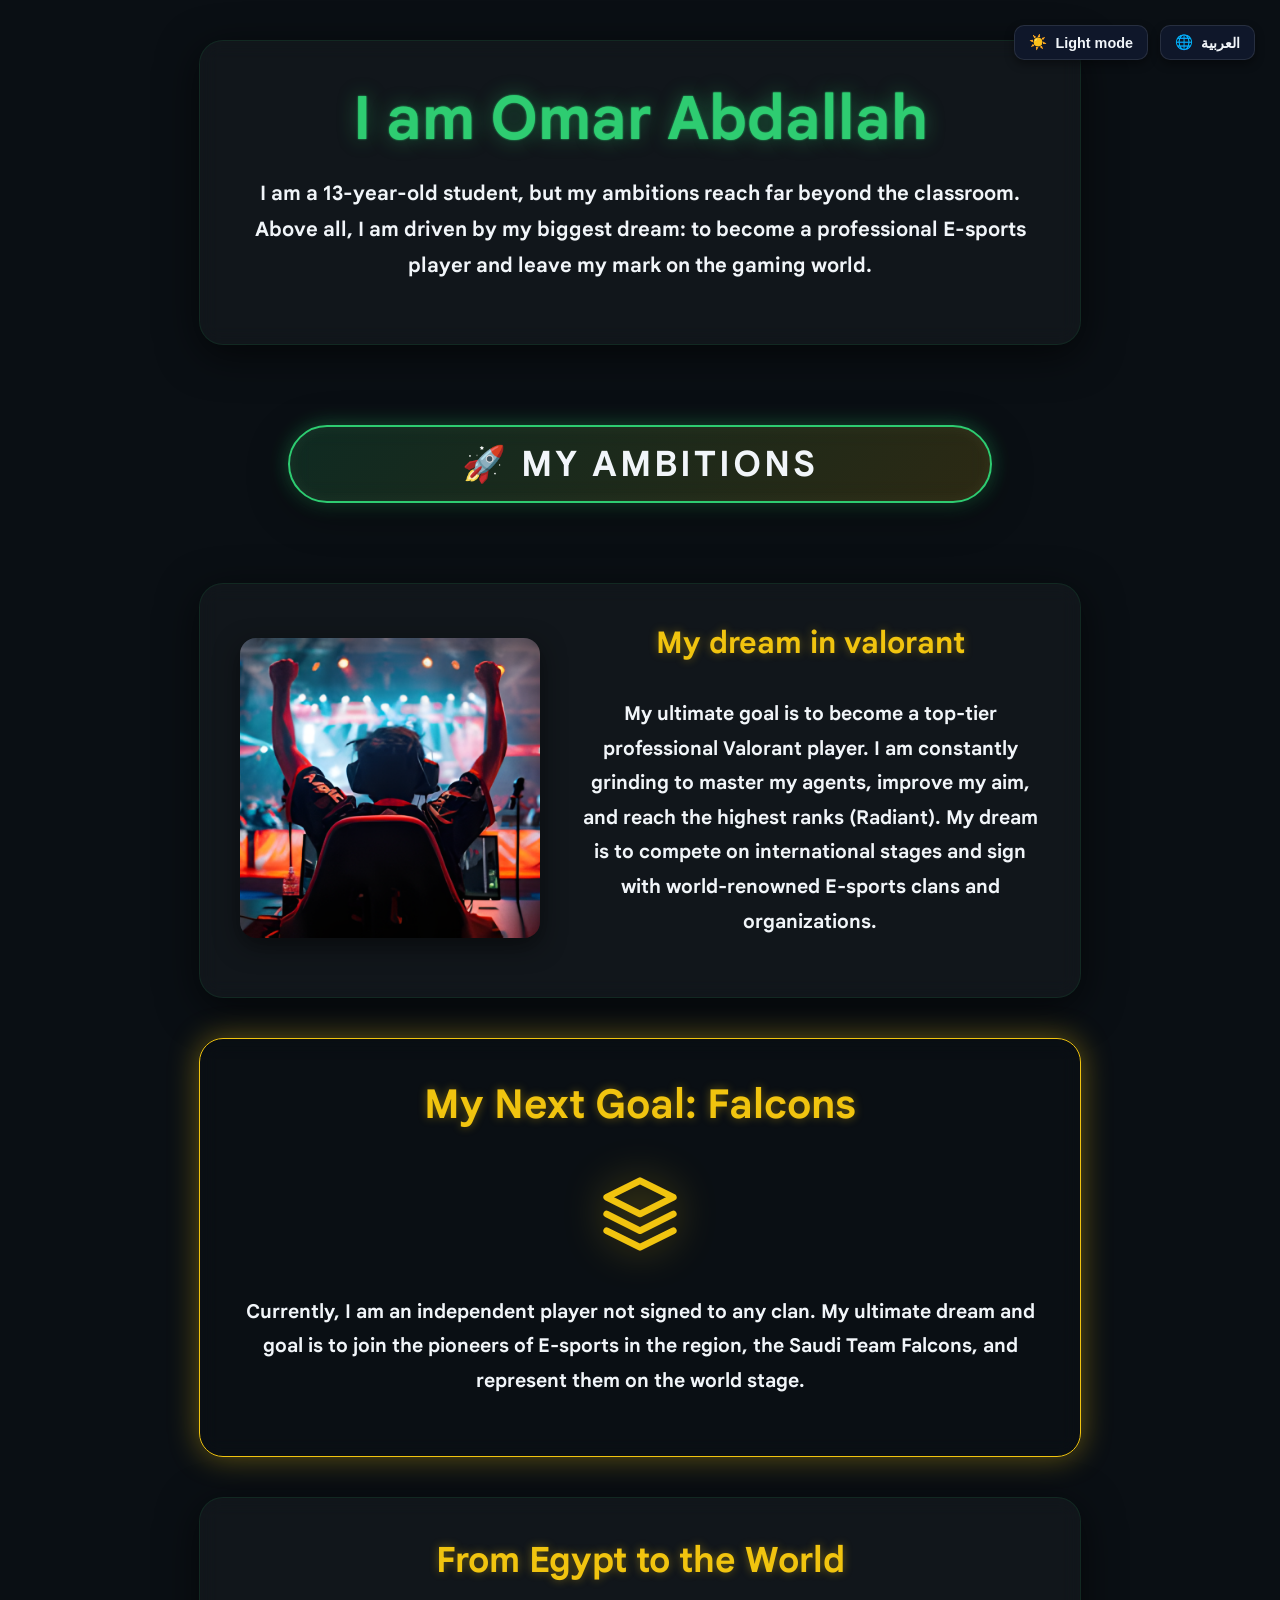
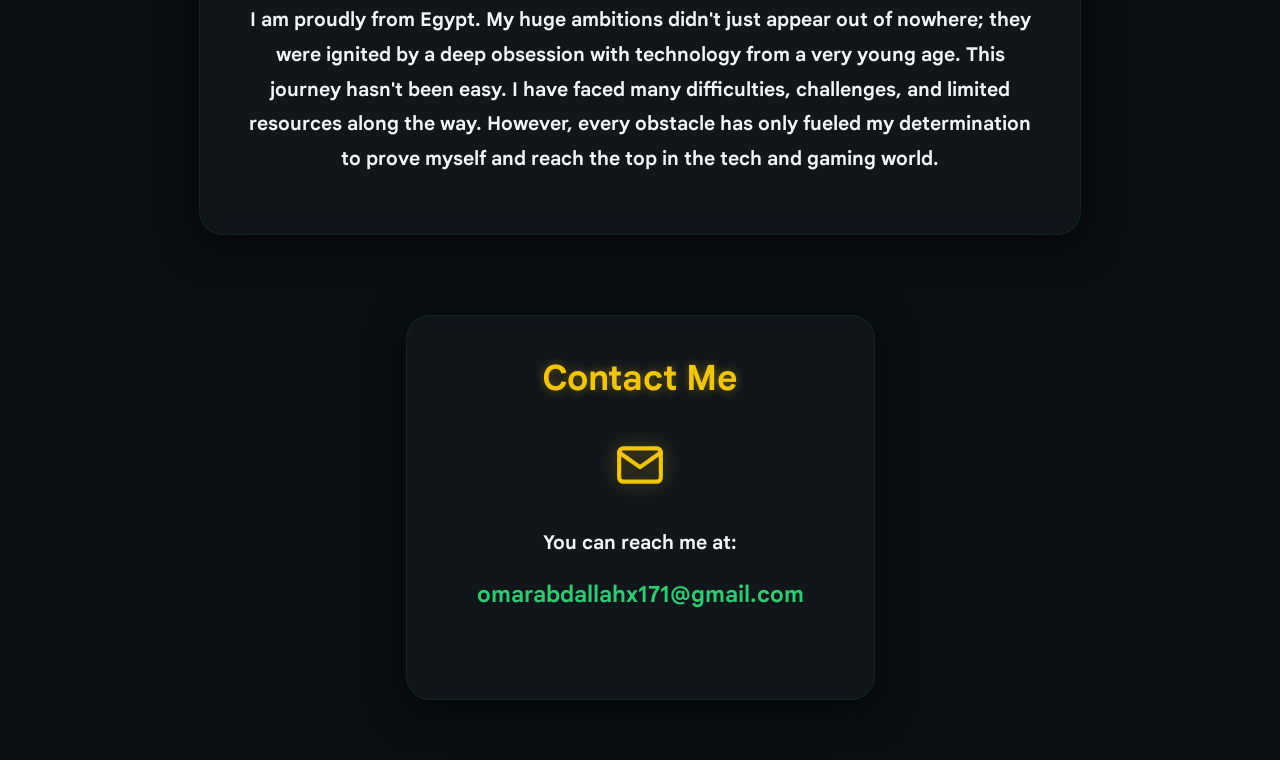
<file: Antigravity/index.html>
<!DOCTYPE html>
<html lang="en">

<head>
    <meta charset="UTF-8">
    <meta name="viewport" content="width=device-width, initial-scale=1.0">
    <title>Document</title>
    <link rel="stylesheet" href="index.css">
</head>

<body>
    <div class="content-wrapper">
        <div class="container journey-box">
        <div class="box"></div>
        <p class="name" data-i18n="name">I am Omar Abdallah</p>
        <p class="job" data-i18n="job">I am a 13-year-old student, but my ambitions reach far beyond the classroom. I am a passionate
            developer and a 3D artist, constantly creating new worlds through code and design. Above all, I am driven by
            my biggest dream: to become a professional E-sports player and leave my mark on the gaming world.</p>
    </div>

    <h2 class="h2" data-i18n="ambitious_title">🚀 My Ambitions</h2>
    <div class="ambition-section container">
        <div class="ambition-image">
            <img src="vo_upscayl_4x_upscayl-standard-4x.png" alt="">
        </div>
        <div class="ambition-text">
            <h2 class="story-title" data-i18n="valorant_title" style="margin-bottom: 15px; font-size: 30px;">
                My dream in valorant
            </h2>
            <p class="story-text" data-i18n="valorant_text">My ultimate goal is to become a top-tier
                professional Valorant player. I am constantly grinding to master my agents, improve my aim, and reach
                the highest ranks (Radiant). My dream is to compete on international stages and sign with world-renowned
                E-sports clans and organizations.</p>
        </div>
    </div>

    <div class="container falcons-section">
        <h2 class="story-title" data-i18n="falcons_title">My Next Goal: Falcons</h2>
        <div class="falcons-badge">
            <svg viewBox="0 0 24 24" fill="none" stroke="currentColor" stroke-width="2" stroke-linecap="round" stroke-linejoin="round" class="goal-icon">
                <path d="M12 2L2 7l10 5 10-5-10-5zM2 17l10 5 10-5M2 12l10 5 10-5"></path>
            </svg>
        </div>
        <p class="story-text" data-i18n="falcons_text">Currently, I am an independent player not signed to any clan. My ultimate dream and goal is to join the pioneers of E-sports in the region, the Saudi Team Falcons, and represent them on the world stage.</p>
    </div>

    <div class="container story-box">
        <h2 class="story-title" data-i18n="egypt_title">From Egypt to the World</h2>
        <p class="story-text" data-i18n="egypt_text">I am proudly from Egypt. My huge ambitions didn't just appear out of nowhere; they were
            ignited by a deep obsession with technology from a very young age. This journey hasn't been easy. I have
            faced many difficulties, challenges, and limited resources along the way. However, every obstacle has only
            fueled my determination to prove myself and reach the top in the tech and gaming world.</p>
    </div>

    <div class="container contact-section">
        <h2 class="story-title" data-i18n="contact_title">Contact Me</h2>
        <div class="contact-card">
            <svg class="contact-icon" viewBox="0 0 24 24" fill="none" stroke="currentColor" stroke-width="2" stroke-linecap="round" stroke-linejoin="round">
                <path d="M4 4h16c1.1 0 2 .9 2 2v12c0 1.1-.9 2-2 2H4c-1.1 0-2-.9-2-2V6c0-1.1.9-2 2-2z"></path>
                <polyline points="22,6 12,13 2,6"></polyline>
            </svg>
            <p class="story-text">
                <span data-i18n="contact_email">You can reach me at:</span>
                <br>
                <a href="mailto:omarabdallahx171@gmail.com" class="email-link">omarabdallahx171@gmail.com</a>
            </p>
        </div>
    </div>

    <button class="scroll-top-btn" id="scroll-top-btn">
        <svg viewBox="0 0 24 24" fill="none" stroke="currentColor" stroke-width="2" stroke-linecap="round" stroke-linejoin="round">
            <path d="M18 15l-6-6-6 6"/>
        </svg>
    </button>
    </div> <!-- Close content-wrapper -->

    <div class="controls">
        <button class="btn-control" id="theme-toggle">
            <span id="theme-icon">☀️</span>
            <span id="theme-text" data-i18n="theme_dark">Light mode</span>
        </button>
        <button class="btn-control" id="lang-toggle">
            <span>🌐</span>
            <span id="lang-text">العربية</span>
        </button>
    </div>

    <script>
        const translations = {
            en: {
                theme_dark: "Light mode",
                theme_light: "Dark Mode",
                name: "I am Omar Abdallah ",
                job: "I am a 13-year-old student, but my ambitions reach far beyond the classroom.  Above all, I am driven by my biggest dream: to become a professional E-sports player and leave my mark on the gaming world.",
                ambitious_title: "🚀 My Ambitions",
                valorant_title: "My dream in valorant",
                valorant_text: "My ultimate goal is to become a top-tier professional Valorant player. I am constantly grinding to master my agents, improve my aim, and reach the highest ranks (Radiant). My dream is to compete on international stages and sign with world-renowned E-sports clans and organizations.",
                egypt_title: "From Egypt to the World",
                egypt_text: "I am proudly from Egypt. My huge ambitions didn't just appear out of nowhere; they were ignited by a deep obsession with technology from a very young age. This journey hasn't been easy. I have faced many difficulties, challenges, and limited resources along the way. However, every obstacle has only fueled my determination to prove myself and reach the top in the tech and gaming world.",
                contact_title: "Contact Me",
                contact_email: "You can reach me at: ",
                falcons_title: "My Next Goal: Falcons",
                falcons_text: "Currently, I am an independent player not signed to any clan. My ultimate dream and goal is to join the pioneers of E-sports in the region, the Saudi Team Falcons, and represent them on the world stage."
            },
            ar: {
                theme_dark: "الوضع النهاري",
                theme_light: "الوضع الليلي",
                name: "أنا عمر عبد الله",
                job: "أنا طالب أبلغ من العمر 13 عامًا، لكن طموحاتي تصل إلى ما هو أبعد بكثير من الفصل الدراسي، وقبل كل شيء، يحركني حلمي الأكبر: أن أصبح لاعب E-sports محترفًا وأترك بصمتي في عالم الألعاب.",
                ambitious_title: "🚀 طموحاتي",
                valorant_title: "حلمي في فالورانت",
                valorant_text: "هدفي النهائي هو أن أصبح لاعب Valorant محترفًا من الطراز الأول. أنا أعمل باستمرار على إتقان عملائي (شخصياتي)، وتحسين تصويبي، والوصول إلى أعلى الرتب (Radiant). حلمي هو المنافسة على المسارح الدولية والتوقيع مع منظمات فرق (كلانات) E-sports مشهورة عالميًا.",
                egypt_title: "من مصر إلى العالم",
                egypt_text: "أنا من مصر بكل فخر. طموحاتي الكبيرة لم تظهر من العدم فحسب؛ بل اشتعلت بسبب هوس عميق بالتكنولوجيا منذ سن مبكرة جدًا. لم تكن هذه الرحلة سهلة. لقد واجهت العديد من الصعوبات والتحديات والموارد المحدودة على طول الطريق. ومع ذلك، فإن كل عقبة لم تزدني إلا إصرارًا على إثبات نفسي والوصول إلى القمة في عالم التكنولوجيا والألعاب.",
                contact_title: "تواصل معي",
                contact_email: "يمكنك التواصل معي عبر البريد الإلكتروني: ",
                falcons_title: "هدفي القادم: Falcons",
                falcons_text: "حالياً، أنا لاعب مستقل ولست منضماً لأي  (كلان). حلمي الأكبر وهدفي الأساسي هو الانضمام لرواد الرياضات الإلكترونية في المنطقة، فريق (كلان) Falcons السعودي، وتمثيلهم في المحافل العالمية."
            }
        };

        const themeToggle = document.getElementById('theme-toggle');
        const langToggle = document.getElementById('lang-toggle');
        const themeIcon = document.getElementById('theme-icon');
        const themeText = document.getElementById('theme-text');
        const langText = document.getElementById('lang-text');

        let currentTheme = localStorage.getItem('theme') || 'dark';
        let currentLang = localStorage.getItem('lang') || 'en';

        function updateUI() {
            // Theme
            document.documentElement.setAttribute('data-theme', currentTheme);
            themeIcon.textContent = currentTheme === 'dark' ? '☀️' : '🌙';
            if (themeText) themeText.setAttribute('data-i18n', currentTheme === 'dark' ? 'theme_dark' : 'theme_light');
            
            // Language
            document.documentElement.lang = currentLang;
            document.documentElement.dir = currentLang === 'ar' ? 'rtl' : 'ltr';
            langText.textContent = currentLang === 'en' ? 'العربية' : 'English';

            // Translations
            document.querySelectorAll('[data-i18n]').forEach(el => {
                const key = el.getAttribute('data-i18n');
                if (translations[currentLang][key]) {
                    el.textContent = translations[currentLang][key];
                }
            });
        }

        themeToggle.addEventListener('click', () => {
            currentTheme = currentTheme === 'dark' ? 'light' : 'dark';
            localStorage.setItem('theme', currentTheme);
            updateUI();
        });

        langToggle.addEventListener('click', () => {
            currentLang = currentLang === 'en' ? 'ar' : 'en';
            localStorage.setItem('lang', currentLang);
            updateUI();
        });

        // Scroll Top Button Logic
        const scrollTopBtn = document.getElementById('scroll-top-btn');

        window.addEventListener('scroll', () => {
            if (window.scrollY > 300) {
                scrollTopBtn.classList.add('show');
            } else {
                scrollTopBtn.classList.remove('show');
            }
        });

        scrollTopBtn.addEventListener('click', () => {
            window.scrollTo({
                top: 0,
                behavior: 'smooth'
            });
        });

        // Initialize
        updateUI();
    </script>
</body>

</html>
</file>
<file: Antigravity/index.css>
@font-face {
    font-family: 'GoogleSans';
    src: url('GoogleSans_17pt-Bold.ttf') format('truetype');
    font-weight: 100 900;
    /* يسمح باستخدام الخط مع أي وزن */
    font-display: swap;
}

:root {
    /* Dark Theme (Esports Falcons Edition) */
    --bg-color: #0a0f14;
    --text-color: #f1f5f9;
    --container-bg: rgba(255, 255, 255, 0.03);
    --container-border: rgba(46, 204, 113, 0.1);
    --accent-color: #2ecc71;
    /* Falcons Green */
    --accent-glow: rgba(46, 204, 113, 0.4);
    --secondary-accent: #f1c40f;
    /* Gold / Champion */
    --secondary-glow: rgba(241, 196, 15, 0.4);
    --card-shadow: rgba(0, 0, 0, 0.6);
    --img-shadow: rgba(0, 0, 0, 0.5);
    --transition-speed: 0.3s;
    --scroll-btn-size: 50px;
}

[data-theme="light"] {
    --bg-color: #f8fafc;
    --text-color: #0f172a;
    --container-bg: rgba(255, 255, 255, 0.85);
    --container-border: #dcfce7;
    /* Light Green border */
    --accent-color: #059669;
    /* Darker Falcons Green */
    --accent-glow: rgba(5, 150, 105, 0.2);
    --secondary-accent: #d97706;
    /* Bronze/Gold */
    --secondary-glow: rgba(217, 119, 6, 0.2);
    --card-shadow: rgba(0, 0, 0, 0.05);
    --img-shadow: rgba(0, 0, 0, 0.03);
}

html {
    scroll-behavior: smooth;
}

body {
    background-color: var(--bg-color);
    color: var(--text-color);
    margin: 0;
    padding: 40px 20px;
    font-family: 'GoogleSans', 'Segoe UI', Tahoma, Geneva, Verdana, sans-serif;
}

.content-wrapper {
    display: flex;
    flex-direction: column;
    gap: 40px;
    align-items: center;
    width: 100%;
}

/* Controls Container */
.controls {
    position: fixed !important;
    top: 25px;
    right: 25px;
    display: flex;
    flex-direction: row;
    gap: 12px;
    z-index: 100000;
    pointer-events: none; /* Make container click-through */
    transform: translateZ(0);
}

.btn-control {
    pointer-events: auto; /* Buttons remain clickable */
    background: #0f172a; /* Darker, sleek background */
    border: 1px solid rgba(255, 255, 255, 0.1);
    color: var(--text-color);
    padding: 8px 14px; /* Smaller size */
    border-radius: 10px;
    cursor: pointer;
    font-size: 0.9rem; /* Smaller font-size */
    font-weight: 600;
    box-shadow: 0 4px 10px rgba(0, 0, 0, 0.4);
    transition: all var(--transition-speed);
    display: flex;
    align-items: center;
    gap: 8px;
    white-space: nowrap;
    transform: translateZ(0);
}

[data-theme="light"] .btn-control {
    background: #e2e8f0; /* Darker light-mode background */
    color: #0f172a;
    box-shadow: 0 4px 10px rgba(0, 0, 0, 0.05);
}

.btn-control:hover {
    transform: translateY(-2px);
    border-color: var(--accent-color);
    box-shadow: 0 6px 15px var(--accent-glow);
}

.ambition-section {
    display: flex;
    flex-direction: row;
    align-items: center;
    justify-content: center;
    gap: 40px;
    text-align: left;
}

@media (max-width: 768px) {
    .ambition-section {
        flex-direction: column;
        text-align: center;
    }
}

.ambition-image img {
    border-radius: 16px;
    width: 100%;
    max-width: 300px;
    height: 300px;
    object-fit: cover;
    box-shadow: 0 8px 25px var(--img-shadow);
    transition: transform 0.3s;
}

.ambition-image img:hover {
    transform: translateY(-10px);
}

.ambition-text {
    flex: 1;
    min-width: 250px;
    display: flex;
    flex-direction: column;
    justify-content: center;
}

.container {
    text-align: center;
    max-width: 800px;
    padding: 40px;
    background: var(--container-bg);
    border-radius: 24px;
    box-shadow: 0 10px 40px var(--card-shadow);
    border: 1px solid var(--container-border);
    backdrop-filter: blur(10px);
    -webkit-backdrop-filter: blur(10px);
    transition: background var(--transition-speed), box-shadow var(--transition-speed), border var(--transition-speed);
}

.name {
    margin-top: 0;
    margin-bottom: 20px;
    font-size: clamp(40px, 8vw, 60px);
    font-family: 'GoogleSans', 'Segoe UI', sans-serif;
    font-weight: 700;
    color: var(--accent-color);
    text-shadow: 0 0 2px var(--accent-color), 0 0 20px var(--accent-glow);
    animation: slideInDown 2s cubic-bezier(0.2, 0.8, 0.2, 1) forwards;
}

.job {
    font-size: 1.25rem;
    line-height: 1.8;
    color: var(--text-color);
    opacity: 0;
    animation: fadeIn 1.5s ease forwards 1s;
}

@keyframes slideInDown {
    0% {
        transform: translateY(-50px);
        opacity: 0;
    }

    100% {
        transform: translateY(0);
        opacity: 1;
    }
}

@keyframes fadeIn {
    0% {
        opacity: 0;
        transform: translateY(20px);
    }

    100% {
        opacity: 1;
        transform: translateY(0);
    }
}

.h2 {
    font-size: 2.2rem;
    color: var(--text-color);
    font-family: 'GoogleSans', 'Segoe UI', sans-serif;
    font-weight: 800;
    text-align: center;
    width: fit-content;
    min-width: min(90%, 600px);
    margin: 40px auto;
    padding: 15px 50px;
    background: linear-gradient(135deg, rgba(46, 204, 113, 0.15), rgba(241, 196, 15, 0.15));
    border-radius: 50px;
    border: 2px solid var(--accent-color);
    box-shadow: 0 10px 40px rgba(0, 0, 0, 0.4), 
                0 0 20px var(--accent-glow),
                inset 0 0 15px rgba(255, 255, 255, 0.05);
    backdrop-filter: blur(12px);
    -webkit-backdrop-filter: blur(12px);
    text-transform: uppercase;
    letter-spacing: 3px;
    position: relative;
    overflow: hidden;
    display: flex;
    align-items: center;
    justify-content: center;
    gap: 15px;
    transition: all 0.4s cubic-bezier(0.175, 0.885, 0.32, 1.275);
    cursor: default;
}

.h2:hover {
    transform: translateY(-5px) scale(1.02);
    border-color: var(--secondary-accent);
    box-shadow: 0 15px 50px rgba(0, 0, 0, 0.5), 
                0 0 30px var(--secondary-glow);
    background: linear-gradient(135deg, rgba(46, 204, 113, 0.2), rgba(241, 196, 15, 0.2));
}

.h2::after {
    content: '';
    position: absolute;
    top: -50%;
    left: -150%;
    width: 100%;
    height: 200%;
    background: linear-gradient(90deg, transparent, rgba(255, 255, 255, 0.2), transparent);
    transform: rotate(25deg);
    transition: 0.8s;
}

.h2:hover::after {
    left: 150%;
}

.story-title {
    margin-top: 0;
    margin-bottom: 20px;
    font-size: 35px;
    font-family: 'GoogleSans', 'Segoe UI', sans-serif;
    font-weight: 700;
    /* متوافق مع نسخة الخط Bold المتاحة */
    color: var(--secondary-accent);
    text-shadow: 0 0 10px var(--secondary-glow);
}

.story-text {
    font-size: 1.2rem;
    line-height: 1.8;
    color: var(--text-color);
}

/* RTL Support */
[dir="rtl"] {
    text-align: right;
}

[dir="rtl"] .ambition-text,
[dir="rtl"] .story-text {
    text-align: right !important;
}

[dir="rtl"] .controls {
    right: auto;
    left: 20px;
}

/* Contact Section Styles */
.contact-section {
    margin-top: 40px;
    margin-bottom: 20px;
}

.contact-card {
    display: flex;
    flex-direction: column;
    align-items: center;
    gap: 15px;
    padding: 20px;
}

.contact-icon {
    width: 50px;
    height: 50px;
    color: var(--secondary-accent);
    filter: drop-shadow(0 0 8px var(--secondary-glow));
    transition: transform 0.3s ease;
}

.contact-card:hover .contact-icon {
    transform: scale(1.1) rotate(5deg);
}

.email-link {
    color: var(--accent-color);
    text-decoration: none;
    font-weight: bold;
    font-size: 1.4rem;
    transition: all var(--transition-speed);
    position: relative;
    padding: 5px 10px;
    display: inline-block;
    margin-top: 10px;
    direction: ltr;
    /* Ensure email remains LTR */
}

.email-link:hover {
    color: var(--secondary-accent);
    text-shadow: 0 0 10px var(--secondary-glow);
}

.email-link::after {
    content: '';
    position: absolute;
    width: 100%;
    height: 2px;
    bottom: 0;
    left: 0;
    background-color: var(--secondary-accent);
    transform: scaleX(0);
    transition: transform 0.3s ease;
}

.email-link:hover::after {
    transform: scaleX(1);
}

/* Layout & Responsive Features */
.dual-section {
    display: flex;
    gap: 30px;
    width: 100%;
    max-width: 1200px;
    justify-content: center;
    align-items: stretch;
    margin-bottom: 20px;
}

.falcons-section {
    position: relative;
    overflow: hidden;
    border: 1px solid var(--secondary-accent);
    box-shadow: 0 0 30px var(--secondary-glow);
    background: rgba(var(--secondary-accent), 0.05);
    /* Very subtle tint */
}

.falcons-section .story-title {
    font-size: 40px;
    margin-bottom: 25px;
}

.goal-icon {
    width: 80px;
    height: 80px;
    color: var(--secondary-accent);
    margin: 20px 0;
    filter: drop-shadow(0 0 20px var(--secondary-glow));
    animation: pulse 2s infinite ease-in-out;
}

@keyframes pulse {
    0% {
        transform: scale(1);
        opacity: 0.8;
    }

    50% {
        transform: scale(1.1);
        opacity: 1;
    }

    100% {
        transform: scale(1);
        opacity: 0.8;
    }
}

.falcons-badge {
    display: flex;
    justify-content: center;
    align-items: center;
}

.dual-section .container {
    flex: 1;
    margin: 0;
    max-width: none;
}

.skills-grid {
    display: grid;
    grid-template-columns: 1fr;
    gap: 15px;
    margin-top: 20px;
    text-align: left;
}

[dir="rtl"] .skills-grid {
    text-align: right;
}

/* Responsive Enhancements */
@media (max-width: 992px) {
    .dual-section {
        flex-direction: column;
        align-items: center;
        gap: 40px;
    }

    .dual-section .container {
        width: 100%;
        max-width: 800px;
    }
}

@media (max-width: 768px) {
    body {
        padding: 40px 15px;
        gap: 40px;
    }

    .container {
        padding: 30px 20px;
        width: 100%;
        border-radius: 20px;
    }

    .controls {
        top: 10px;
        right: 10px;
        gap: 8px;
    }

    .btn-control {
        padding: 8px 12px;
        font-size: 0.9rem;
    }

    .story-title {
        font-size: 28px;
    }
}

@media (max-width: 480px) {
    .controls {
        position: relative;
        top: 0;
        right: 0;
        flex-direction: row;
        justify-content: center;
        width: 100%;
        margin-bottom: 20px;
        left: 0;
    }

    .name {
        font-size: clamp(35px, 12vw, 50px);
    }

    .email-link {
        font-size: 1.1rem;
        word-break: break-all;
    }
}

/* Base Responsive Fixes */
img {
    max-width: 100%;
    height: auto;
}

* {
    transition: background-color 0.3s ease, color 0.3s ease, transform 0.3s ease, box-shadow 0.3s ease;
}

[dir="rtl"] .skills-grid {
    text-align: right;
}

.skill-item {
    background: rgba(255, 255, 255, 0.02);
    padding: 15px;
    border-radius: 12px;
    border: 1px solid var(--container-border);
}

.skill-name {
    display: block;
    margin-bottom: 10px;
    font-weight: 600;
    color: var(--text-color);
}

.skill-bar {
    width: 100%;
    height: 8px;
    background: rgba(255, 255, 255, 0.1);
    border-radius: 4px;
    overflow: hidden;
}

.skill-progress {
    height: 100%;
    background: linear-gradient(90deg, var(--accent-color), var(--secondary-accent));
    box-shadow: 0 0 10px var(--accent-glow);
    border-radius: 4px;
}

/* Scroll Top Button */
.scroll-top-btn {
    position: fixed;
    bottom: 30px;
    right: 30px;
    width: var(--scroll-btn-size);
    height: var(--scroll-btn-size);
    background: var(--secondary-accent);
    color: #fff;
    border: none;
    border-radius: 15px;
    /* Premium look: rounded square */
    cursor: pointer;
    display: flex;
    justify-content: center;
    align-items: center;
    box-shadow: 0 8px 25px var(--secondary-glow);
    opacity: 0;
    visibility: hidden;
    transform: translateY(30px) rotate(45deg);
    /* Fancy entrance */
    transition: all 0.5s cubic-bezier(0.34, 1.56, 0.64, 1);
    z-index: 9999;
}

.scroll-top-btn.show {
    opacity: 1;
    visibility: visible;
    transform: translateY(0) rotate(0);
}

@media (hover: hover) {
    .scroll-top-btn:hover {
        transform: translateY(-8px) scale(1.05);
        box-shadow: 0 12px 30px var(--secondary-glow);
        background: var(--accent-color);
    }
}

.scroll-top-btn:active {
    transform: scale(0.95);
}

.scroll-top-btn svg {
    width: 28px;
    height: 28px;
    stroke: #fff;
    transition: transform 0.3s ease;
}

.scroll-top-btn:hover svg {
    transform: translateY(-2px);
    stroke: #000;
}

[dir="rtl"] .scroll-top-btn {
    right: auto;
    left: 30px;
}

@media (max-width: 768px) {
    .scroll-top-btn {
        bottom: 20px;
        right: 20px;
        width: 45px;
        height: 45px;
    }

    [dir="rtl"] .scroll-top-btn {
        right: auto;
        left: 20px;
    }
}
</file>
